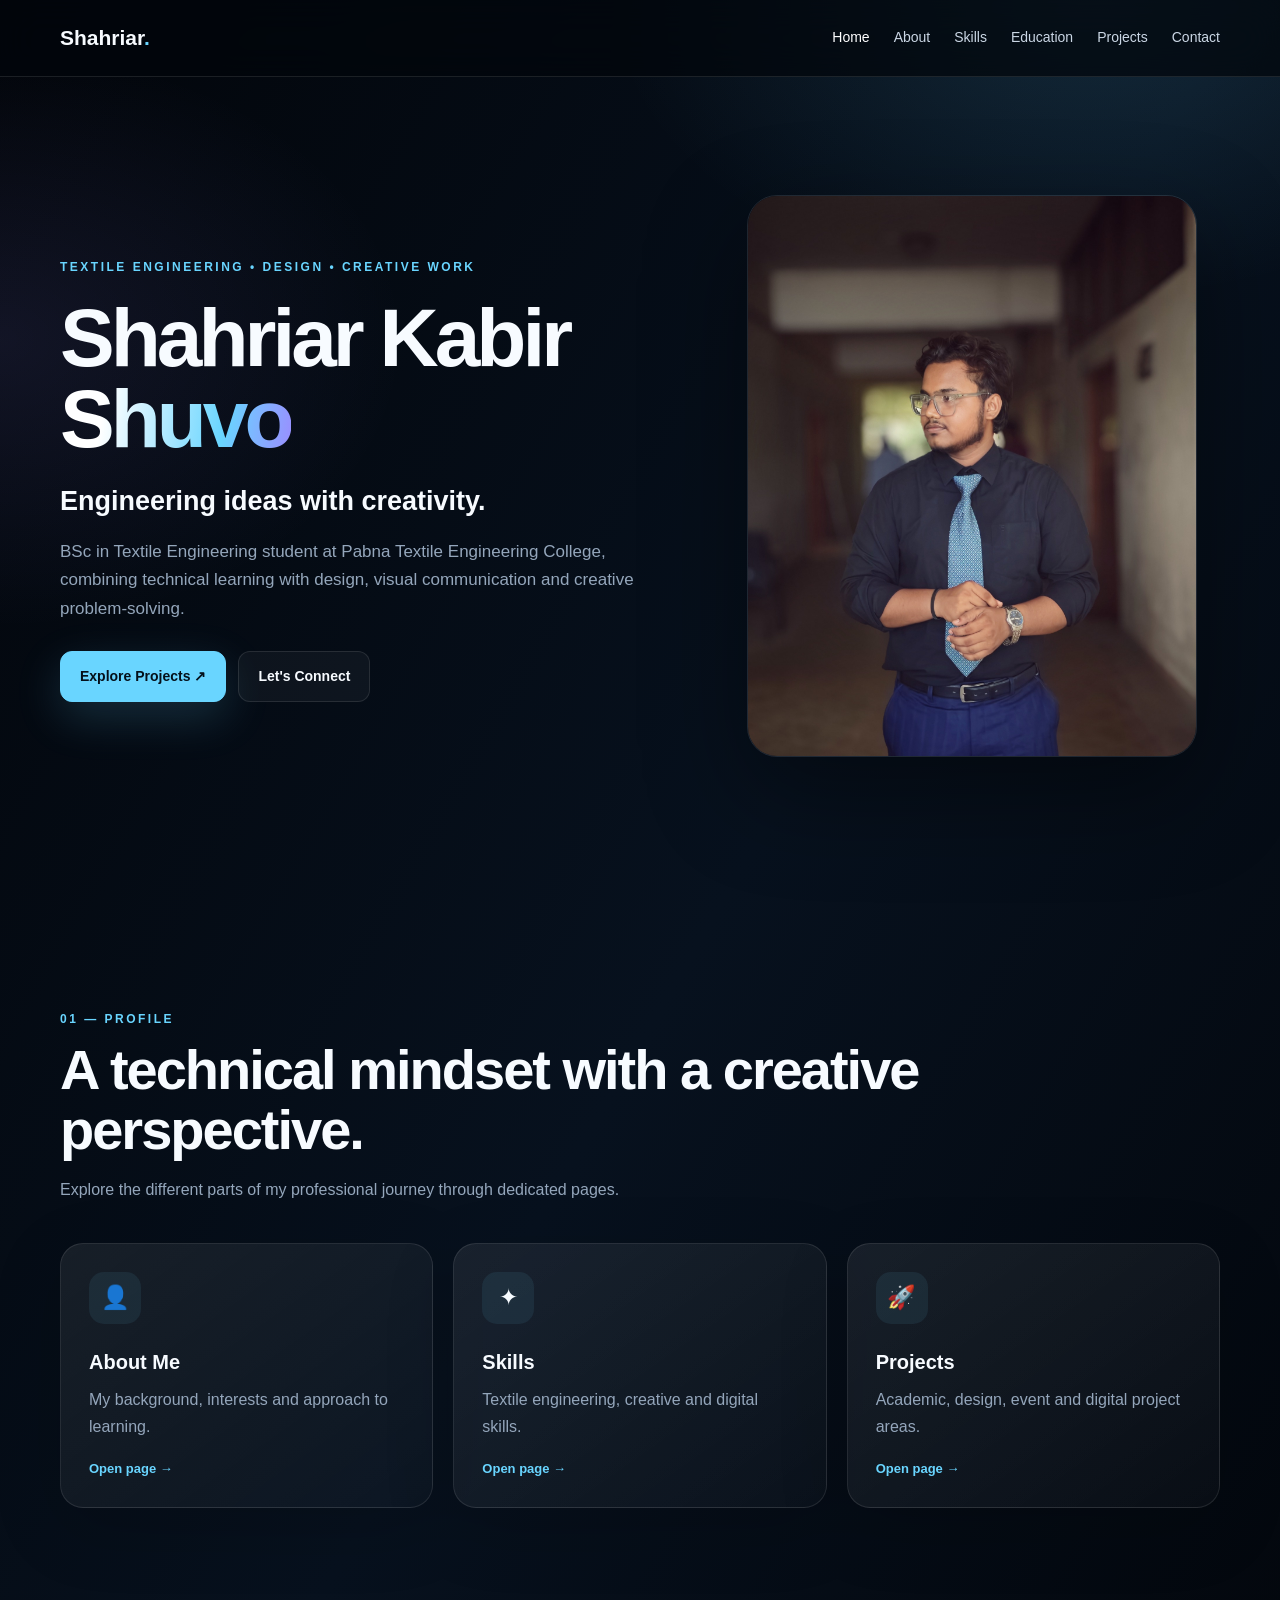
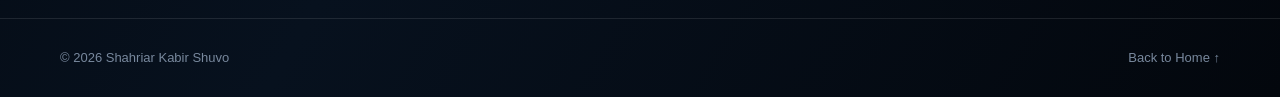
<file: index.html>
<!doctype html><html lang="en"><head><meta charset="utf-8"><meta name="viewport" content="width=device-width,initial-scale=1"><meta name="description" content="Shahriar Kabir Shuvo — Textile Engineering & Creative Portfolio"><title>Home | Shahriar Kabir Shuvo</title><link rel="stylesheet" href="assets/style.css"></head><body>
<header class="nav"><div class="container navin"><a class="brand" href="index.html">Shahriar<span>.</span></a><button class="menu" onclick="document.querySelector('.links').classList.toggle('open')">☰</button><nav class="links"><a class="active" href="index.html">Home</a><a class="" href="about.html">About</a><a class="" href="skills.html">Skills</a><a class="" href="education.html">Education</a><a class="" href="projects.html">Projects</a><a class="" href="contact.html">Contact</a></nav></div></header>
<main><section class="hero"><div class="container grid2"><div><div class="eyebrow">Textile Engineering • Design • Creative Work</div><h1>Shahriar Kabir <span class="grad">Shuvo</span></h1><h2 style="font-size:27px;margin-bottom:15px">Engineering ideas with creativity.</h2><p class="lead">BSc in Textile Engineering student at Pabna Textile Engineering College, combining technical learning with design, visual communication and creative problem-solving.</p><div class="actions"><a class="btn primary" href="projects.html">Explore Projects ↗</a><a class="btn secondary" href="contact.html">Let's Connect</a></div></div><div class="portrait"><img src="profile.jpg" alt="Shahriar Kabir Shuvo"></div></div></section>
<section class="section"><div class="container"><div class="eyebrow">01 — Profile</div><h2 class="title">A technical mindset with a creative perspective.</h2><p class="sub">Explore the different parts of my professional journey through dedicated pages.</p><div class="cards"><a class="card" href="about.html"><div class="icon">👤</div><h3>About Me</h3><p class="muted">My background, interests and approach to learning.</p><div class="more">Open page →</div></a><a class="card" href="skills.html"><div class="icon">✦</div><h3>Skills</h3><p class="muted">Textile engineering, creative and digital skills.</p><div class="more">Open page →</div></a><a class="card" href="projects.html"><div class="icon">🚀</div><h3>Projects</h3><p class="muted">Academic, design, event and digital project areas.</p><div class="more">Open page →</div></a></div></div></section></main><footer class="footer"><div class="container footin"><span>© 2026 Shahriar Kabir Shuvo</span><a href="index.html">Back to Home ↑</a></div></footer>
<script>window.addEventListener('scroll',()=>document.documentElement.style.setProperty('--scroll',((scrollY/(document.body.scrollHeight-innerHeight))*100)+'%'));</script></body></html>
</file>
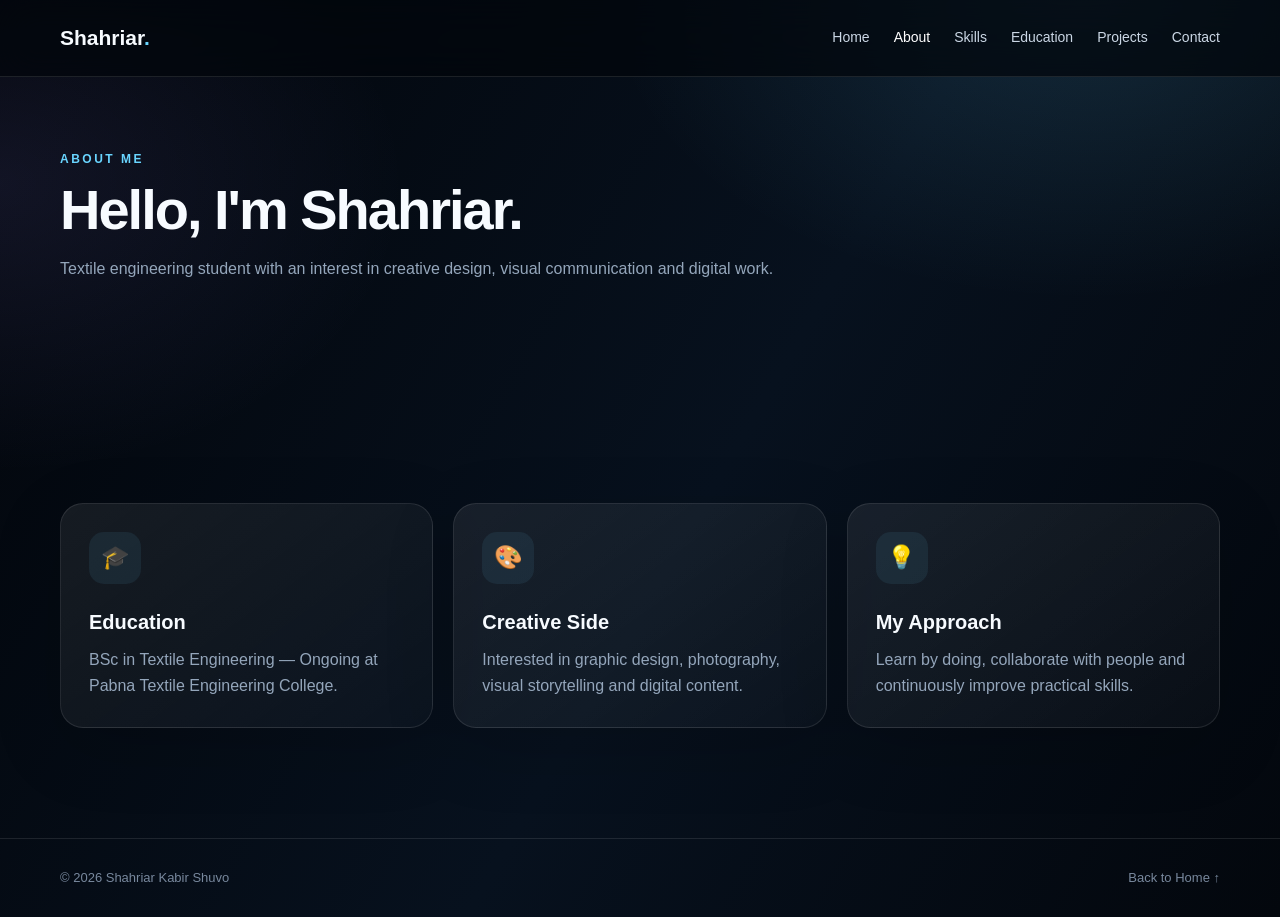
<file: about.html>
<!doctype html><html lang="en"><head><meta charset="utf-8"><meta name="viewport" content="width=device-width,initial-scale=1"><meta name="description" content="Shahriar Kabir Shuvo — Textile Engineering & Creative Portfolio"><title>About | Shahriar Kabir Shuvo</title><link rel="stylesheet" href="assets/style.css"></head><body>
<header class="nav"><div class="container navin"><a class="brand" href="index.html">Shahriar<span>.</span></a><button class="menu" onclick="document.querySelector('.links').classList.toggle('open')">☰</button><nav class="links"><a class="" href="index.html">Home</a><a class="active" href="about.html">About</a><a class="" href="skills.html">Skills</a><a class="" href="education.html">Education</a><a class="" href="projects.html">Projects</a><a class="" href="contact.html">Contact</a></nav></div></header>
<main><section class="pagehero"><div class="container"><div class="eyebrow">About Me</div><h1 class="title">Hello, I'm Shahriar.</h1><p class="sub">Textile engineering student with an interest in creative design, visual communication and digital work.</p></div></section><section class="section"><div class="container"><div class="cards"><article class="card"><div class="icon">🎓</div><h3>Education</h3><p class="muted">BSc in Textile Engineering — Ongoing at Pabna Textile Engineering College.</p></article><article class="card"><div class="icon">🎨</div><h3>Creative Side</h3><p class="muted">Interested in graphic design, photography, visual storytelling and digital content.</p></article><article class="card"><div class="icon">💡</div><h3>My Approach</h3><p class="muted">Learn by doing, collaborate with people and continuously improve practical skills.</p></article></div></div></section></main><footer class="footer"><div class="container footin"><span>© 2026 Shahriar Kabir Shuvo</span><a href="index.html">Back to Home ↑</a></div></footer>
<script>window.addEventListener('scroll',()=>document.documentElement.style.setProperty('--scroll',((scrollY/(document.body.scrollHeight-innerHeight))*100)+'%'));</script></body></html>
</file>
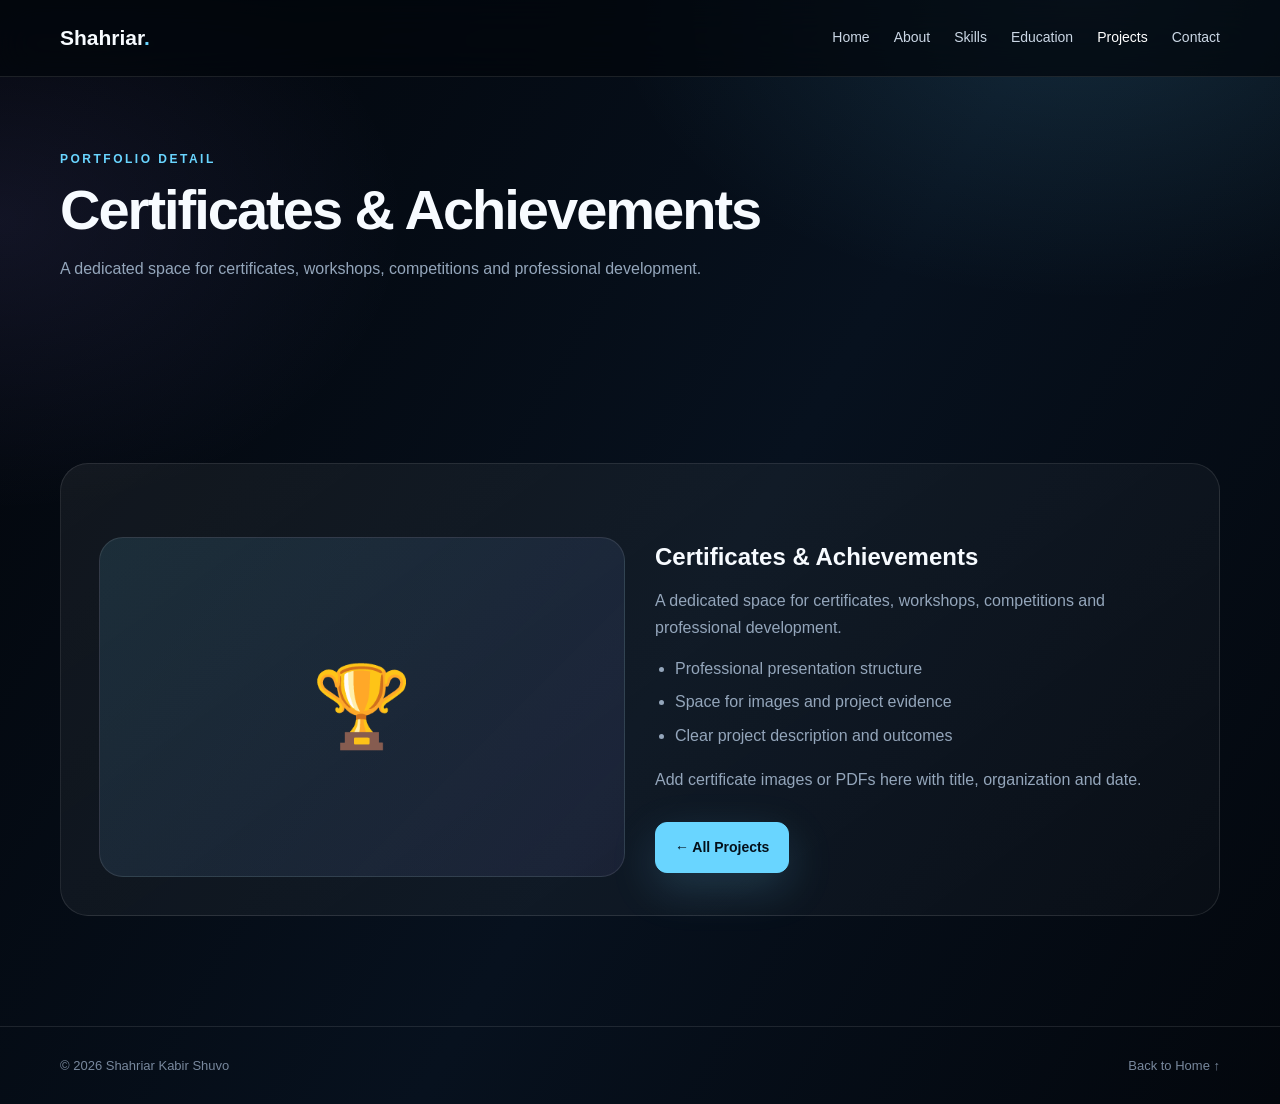
<file: certificates.html>
<!doctype html><html lang="en"><head><meta charset="utf-8"><meta name="viewport" content="width=device-width,initial-scale=1"><meta name="description" content="Shahriar Kabir Shuvo — Textile Engineering & Creative Portfolio"><title>Certificates & Achievements | Shahriar Kabir Shuvo</title><link rel="stylesheet" href="assets/style.css"></head><body>
<header class="nav"><div class="container navin"><a class="brand" href="index.html">Shahriar<span>.</span></a><button class="menu" onclick="document.querySelector('.links').classList.toggle('open')">☰</button><nav class="links"><a class="" href="index.html">Home</a><a class="" href="about.html">About</a><a class="" href="skills.html">Skills</a><a class="" href="education.html">Education</a><a class="active" href="projects.html">Projects</a><a class="" href="contact.html">Contact</a></nav></div></header>
<main><section class="pagehero"><div class="container"><div class="eyebrow">Portfolio Detail</div><h1 class="title">Certificates & Achievements</h1><p class="sub">A dedicated space for certificates, workshops, competitions and professional development.</p></div></section><section class="section"><div class="container pagebox"><div class="project-detail"><div class="project-visual">🏆</div><div><h2>Certificates & Achievements</h2><p class="muted" style="margin-top:12px">A dedicated space for certificates, workshops, competitions and professional development.</p><ul class="list"><li>Professional presentation structure</li><li>Space for images and project evidence</li><li>Clear project description and outcomes</li></ul><p class="muted" style="margin-top:18px">Add certificate images or PDFs here with title, organization and date.</p><div class="actions"><a class="btn primary" href="projects.html">← All Projects</a></div></div></div></div></section></main><footer class="footer"><div class="container footin"><span>© 2026 Shahriar Kabir Shuvo</span><a href="index.html">Back to Home ↑</a></div></footer>
<script>window.addEventListener('scroll',()=>document.documentElement.style.setProperty('--scroll',((scrollY/(document.body.scrollHeight-innerHeight))*100)+'%'));</script></body></html>
</file>
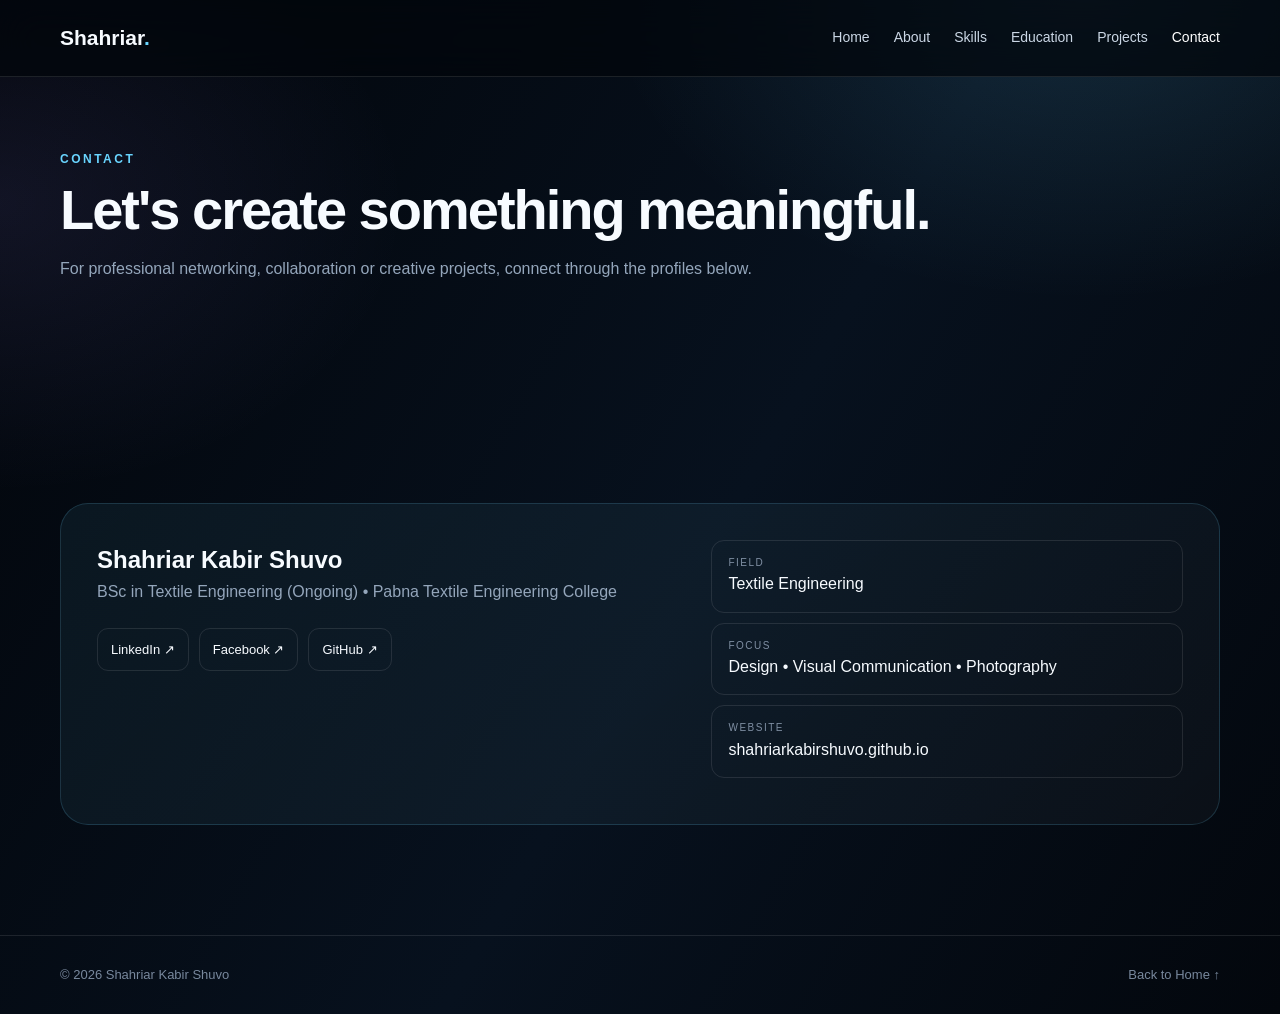
<file: contact.html>
<!doctype html><html lang="en"><head><meta charset="utf-8"><meta name="viewport" content="width=device-width,initial-scale=1"><meta name="description" content="Shahriar Kabir Shuvo — Textile Engineering & Creative Portfolio"><title>Contact | Shahriar Kabir Shuvo</title><link rel="stylesheet" href="assets/style.css"></head><body>
<header class="nav"><div class="container navin"><a class="brand" href="index.html">Shahriar<span>.</span></a><button class="menu" onclick="document.querySelector('.links').classList.toggle('open')">☰</button><nav class="links"><a class="" href="index.html">Home</a><a class="" href="about.html">About</a><a class="" href="skills.html">Skills</a><a class="" href="education.html">Education</a><a class="" href="projects.html">Projects</a><a class="active" href="contact.html">Contact</a></nav></div></header>
<main><section class="pagehero"><div class="container"><div class="eyebrow">Contact</div><h1 class="title">Let's create something meaningful.</h1><p class="sub">For professional networking, collaboration or creative projects, connect through the profiles below.</p></div></section><section class="section"><div class="container"><div class="contact"><div><h2>Shahriar Kabir Shuvo</h2><p class="muted">BSc in Textile Engineering (Ongoing) • Pabna Textile Engineering College</p><div class="socials"><a class="social" href="https://www.linkedin.com/" target="_blank">LinkedIn ↗</a><a class="social" href="https://www.facebook.com/" target="_blank">Facebook ↗</a><a class="social" href="https://github.com/shahriarkabirshuvo" target="_blank">GitHub ↗</a></div></div><div><div class="contactrow"><small>Field</small>Textile Engineering</div><div class="contactrow"><small>Focus</small>Design • Visual Communication • Photography</div><div class="contactrow"><small>Website</small>shahriarkabirshuvo.github.io</div></div></div></div></section></main><footer class="footer"><div class="container footin"><span>© 2026 Shahriar Kabir Shuvo</span><a href="index.html">Back to Home ↑</a></div></footer>
<script>window.addEventListener('scroll',()=>document.documentElement.style.setProperty('--scroll',((scrollY/(document.body.scrollHeight-innerHeight))*100)+'%'));</script></body></html>
</file>
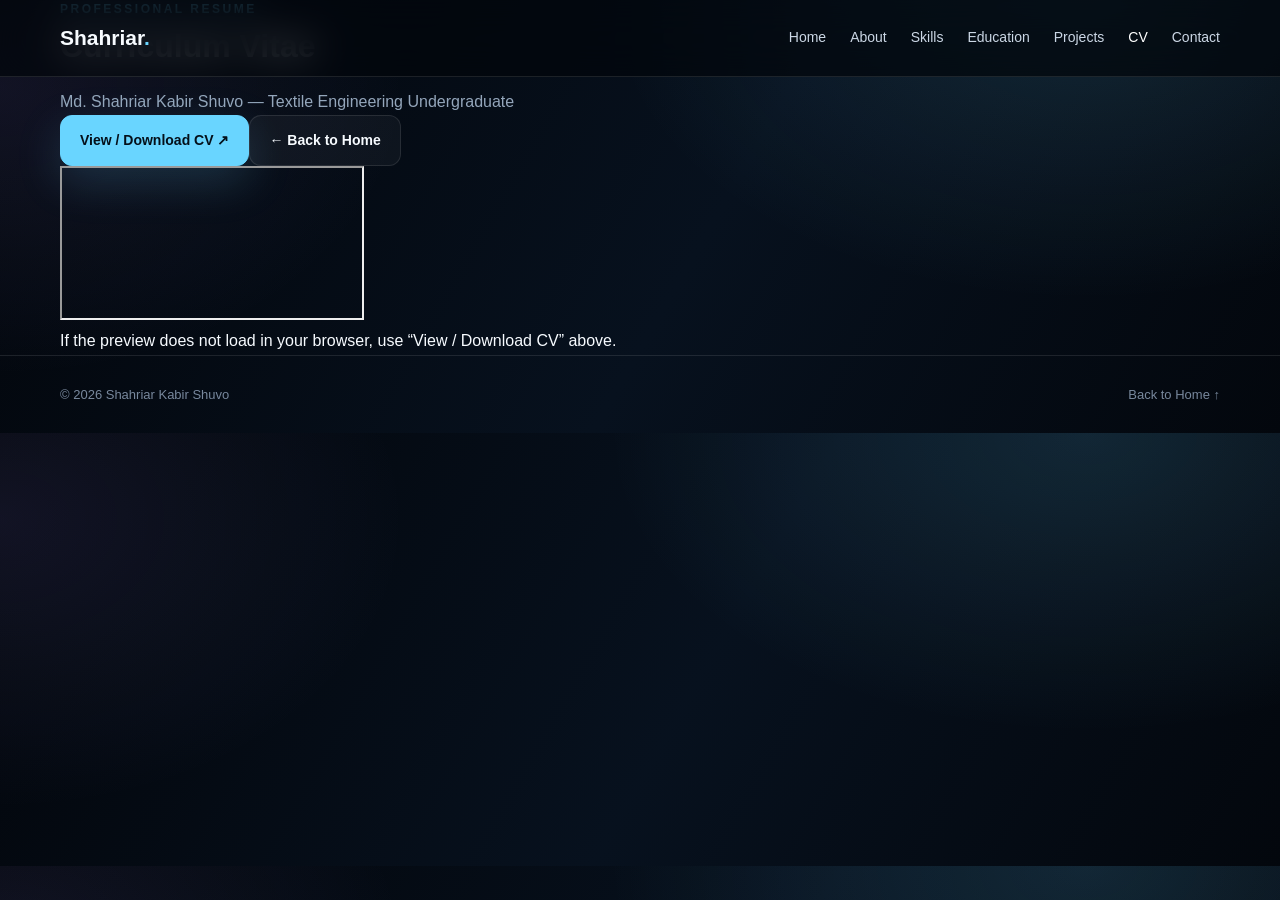
<file: cv.html>
<!doctype html><html lang="en"><head><meta charset="utf-8"><meta name="viewport" content="width=device-width,initial-scale=1"><meta name="description" content="CV of Md. Shahriar Kabir Shuvo"><title>CV | Shahriar Kabir Shuvo</title><link rel="stylesheet" href="assets/style.css"></head><body>
<header class="nav"><div class="container navin"><a class="brand" href="index.html">Shahriar<span>.</span></a><button class="menu" onclick="document.querySelector('.links').classList.toggle('open')">☰</button><nav class="links"><a href="index.html">Home</a><a href="about.html">About</a><a href="skills.html">Skills</a><a href="education.html">Education</a><a href="projects.html">Projects</a><a class="active" href="cv.html">CV</a><a href="contact.html">Contact</a></nav></div></header>
<main class="page"><div class="container content"><div class="eyebrow">Professional Resume</div><h1>Curriculum Vitae</h1><p class="sub">Md. Shahriar Kabir Shuvo — Textile Engineering Undergraduate</p><div class="cv-actions"><a class="btn primary" href="Shahriar_Kabir_Shuvo_CV.pdf" target="_blank">View / Download CV ↗</a><a class="btn secondary" href="index.html">← Back to Home</a></div><div class="sectionbox"><iframe class="cv-frame" src="Shahriar_Kabir_Shuvo_CV.pdf" title="Md. Shahriar Kabir Shuvo CV"></iframe><p class="small">If the preview does not load in your browser, use “View / Download CV” above.</p></div></div></main><footer class="footer"><div class="container footin"><span>© 2026 Shahriar Kabir Shuvo</span><a href="index.html">Back to Home ↑</a></div></footer></body></html>
</file>
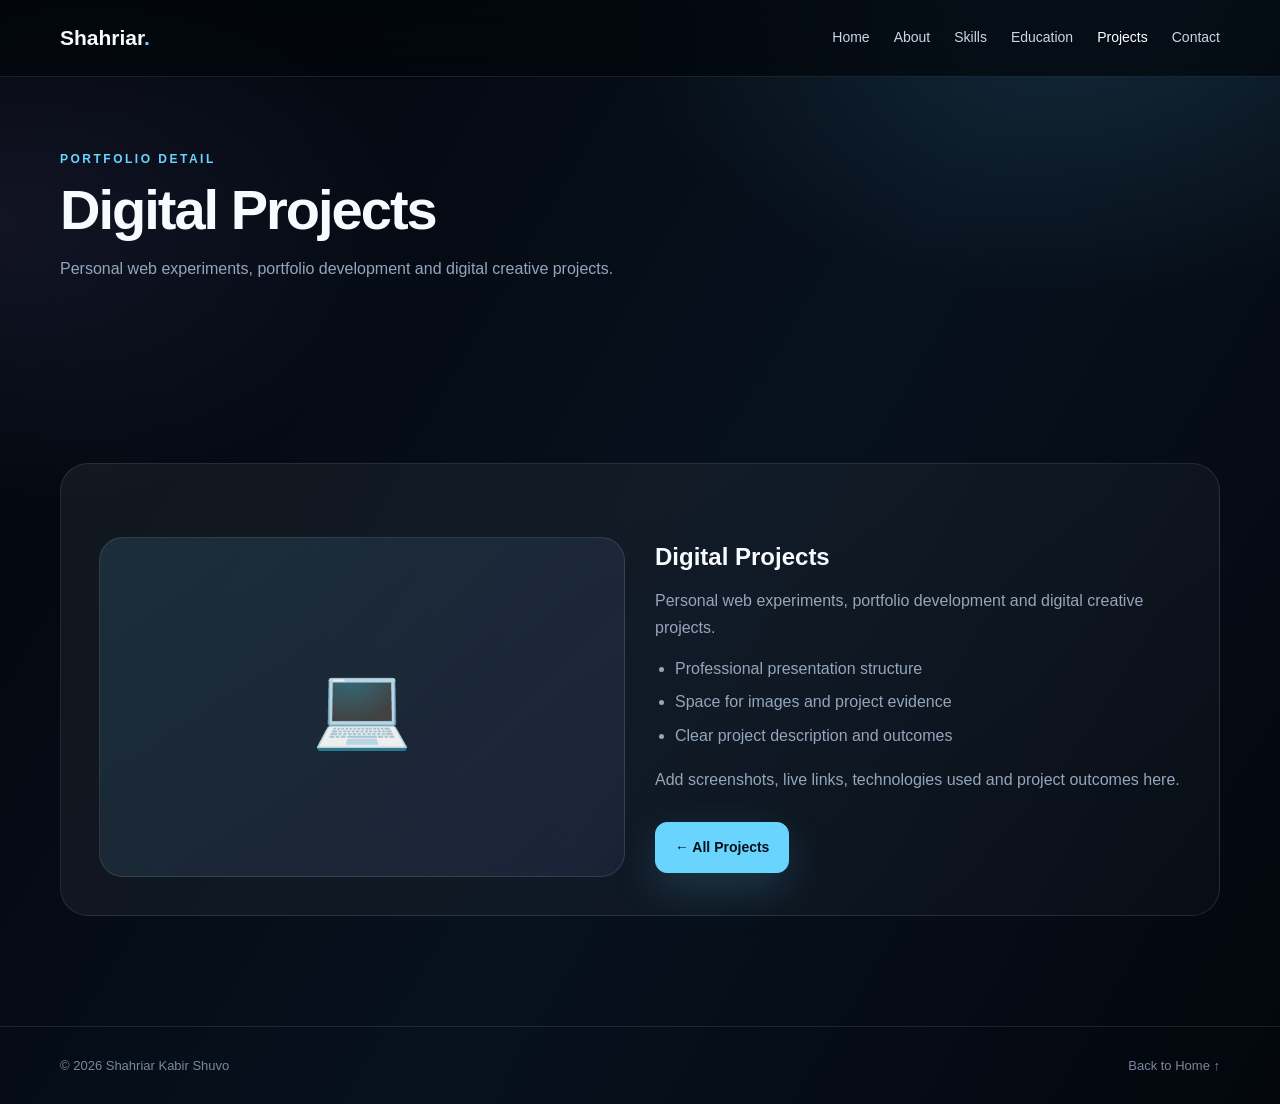
<file: digital-projects.html>
<!doctype html><html lang="en"><head><meta charset="utf-8"><meta name="viewport" content="width=device-width,initial-scale=1"><meta name="description" content="Shahriar Kabir Shuvo — Textile Engineering & Creative Portfolio"><title>Digital Projects | Shahriar Kabir Shuvo</title><link rel="stylesheet" href="assets/style.css"></head><body>
<header class="nav"><div class="container navin"><a class="brand" href="index.html">Shahriar<span>.</span></a><button class="menu" onclick="document.querySelector('.links').classList.toggle('open')">☰</button><nav class="links"><a class="" href="index.html">Home</a><a class="" href="about.html">About</a><a class="" href="skills.html">Skills</a><a class="" href="education.html">Education</a><a class="active" href="projects.html">Projects</a><a class="" href="contact.html">Contact</a></nav></div></header>
<main><section class="pagehero"><div class="container"><div class="eyebrow">Portfolio Detail</div><h1 class="title">Digital Projects</h1><p class="sub">Personal web experiments, portfolio development and digital creative projects.</p></div></section><section class="section"><div class="container pagebox"><div class="project-detail"><div class="project-visual">💻</div><div><h2>Digital Projects</h2><p class="muted" style="margin-top:12px">Personal web experiments, portfolio development and digital creative projects.</p><ul class="list"><li>Professional presentation structure</li><li>Space for images and project evidence</li><li>Clear project description and outcomes</li></ul><p class="muted" style="margin-top:18px">Add screenshots, live links, technologies used and project outcomes here.</p><div class="actions"><a class="btn primary" href="projects.html">← All Projects</a></div></div></div></div></section></main><footer class="footer"><div class="container footin"><span>© 2026 Shahriar Kabir Shuvo</span><a href="index.html">Back to Home ↑</a></div></footer>
<script>window.addEventListener('scroll',()=>document.documentElement.style.setProperty('--scroll',((scrollY/(document.body.scrollHeight-innerHeight))*100)+'%'));</script></body></html>
</file>
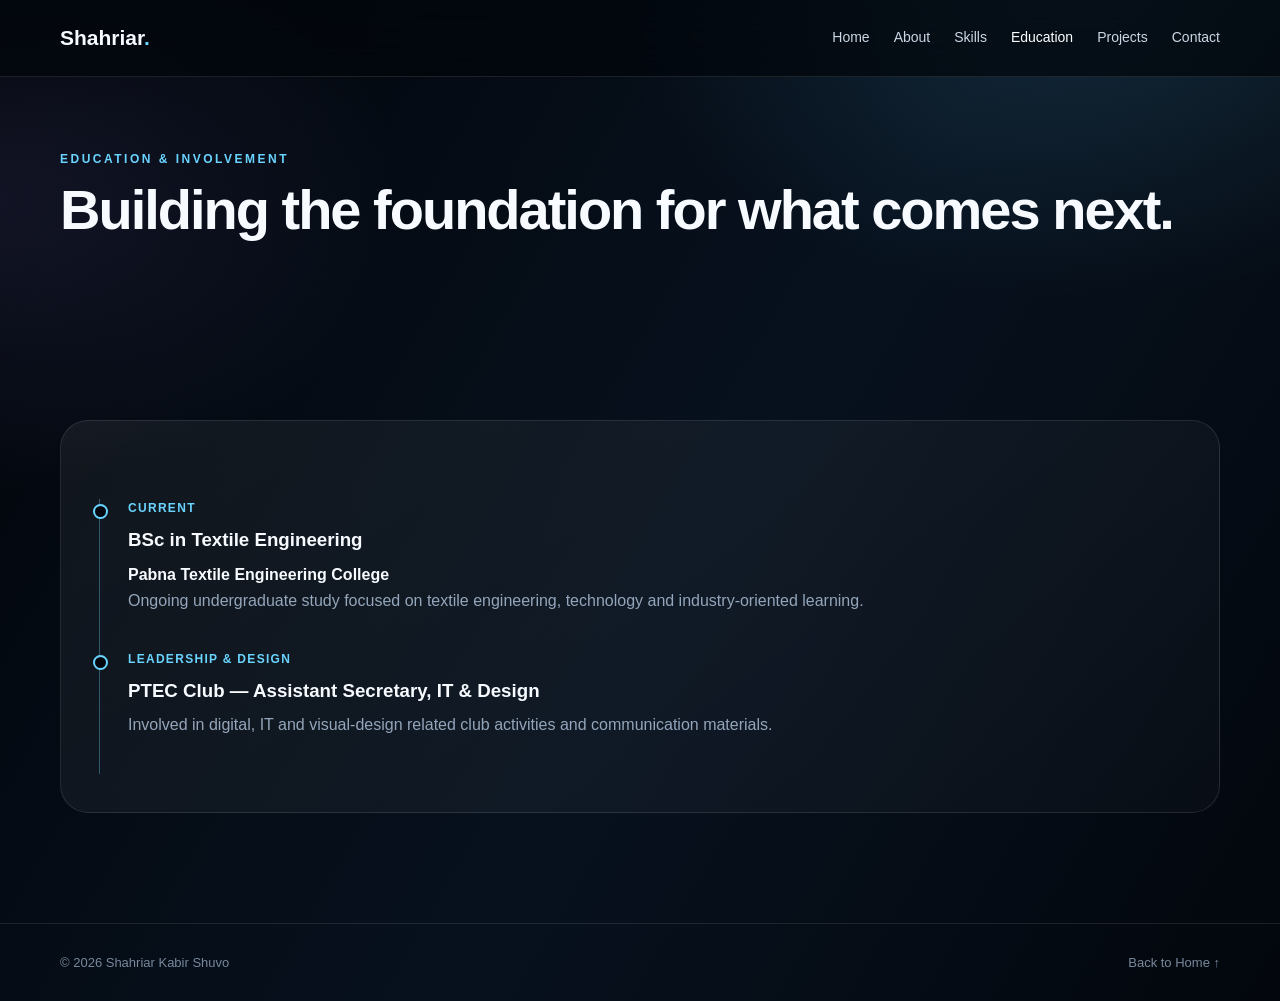
<file: education.html>
<!doctype html><html lang="en"><head><meta charset="utf-8"><meta name="viewport" content="width=device-width,initial-scale=1"><meta name="description" content="Shahriar Kabir Shuvo — Textile Engineering & Creative Portfolio"><title>Education | Shahriar Kabir Shuvo</title><link rel="stylesheet" href="assets/style.css"></head><body>
<header class="nav"><div class="container navin"><a class="brand" href="index.html">Shahriar<span>.</span></a><button class="menu" onclick="document.querySelector('.links').classList.toggle('open')">☰</button><nav class="links"><a class="" href="index.html">Home</a><a class="" href="about.html">About</a><a class="" href="skills.html">Skills</a><a class="active" href="education.html">Education</a><a class="" href="projects.html">Projects</a><a class="" href="contact.html">Contact</a></nav></div></header>
<main><section class="pagehero"><div class="container"><div class="eyebrow">Education & Involvement</div><h1 class="title">Building the foundation for what comes next.</h1></div></section><section class="section"><div class="container pagebox"><div class="timeline"><div class="item"><div class="date">Current</div><h3>BSc in Textile Engineering</h3><p><strong>Pabna Textile Engineering College</strong></p><p class="muted">Ongoing undergraduate study focused on textile engineering, technology and industry-oriented learning.</p></div><div class="item"><div class="date">Leadership & Design</div><h3>PTEC Club — Assistant Secretary, IT & Design</h3><p class="muted">Involved in digital, IT and visual-design related club activities and communication materials.</p></div></div></div></section></main><footer class="footer"><div class="container footin"><span>© 2026 Shahriar Kabir Shuvo</span><a href="index.html">Back to Home ↑</a></div></footer>
<script>window.addEventListener('scroll',()=>document.documentElement.style.setProperty('--scroll',((scrollY/(document.body.scrollHeight-innerHeight))*100)+'%'));</script></body></html>
</file>
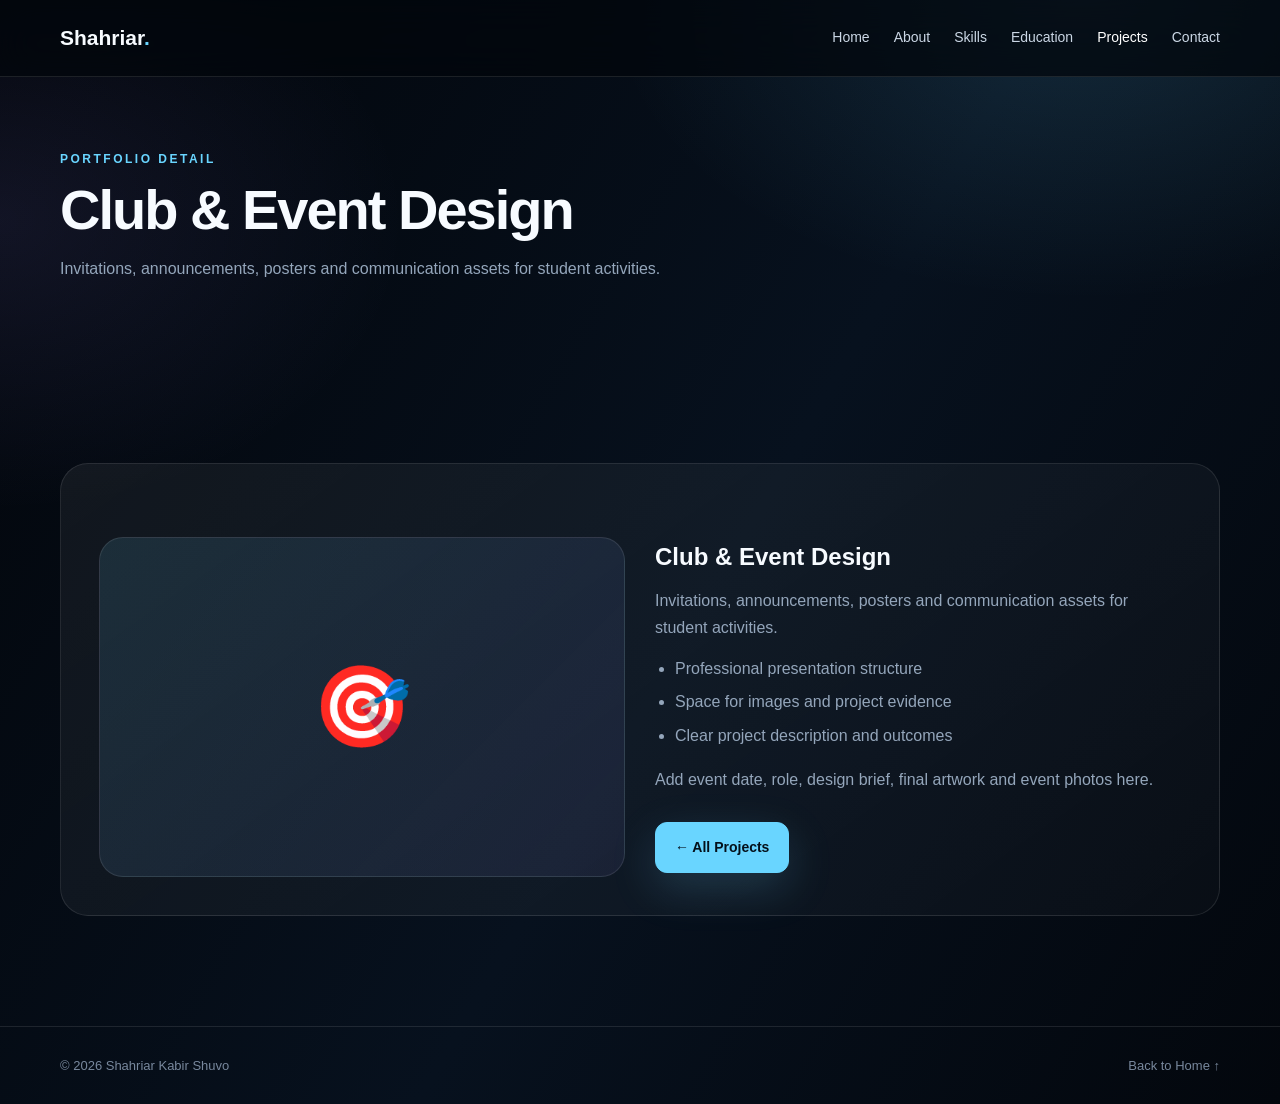
<file: event-design.html>
<!doctype html><html lang="en"><head><meta charset="utf-8"><meta name="viewport" content="width=device-width,initial-scale=1"><meta name="description" content="Shahriar Kabir Shuvo — Textile Engineering & Creative Portfolio"><title>Club & Event Design | Shahriar Kabir Shuvo</title><link rel="stylesheet" href="assets/style.css"></head><body>
<header class="nav"><div class="container navin"><a class="brand" href="index.html">Shahriar<span>.</span></a><button class="menu" onclick="document.querySelector('.links').classList.toggle('open')">☰</button><nav class="links"><a class="" href="index.html">Home</a><a class="" href="about.html">About</a><a class="" href="skills.html">Skills</a><a class="" href="education.html">Education</a><a class="active" href="projects.html">Projects</a><a class="" href="contact.html">Contact</a></nav></div></header>
<main><section class="pagehero"><div class="container"><div class="eyebrow">Portfolio Detail</div><h1 class="title">Club & Event Design</h1><p class="sub">Invitations, announcements, posters and communication assets for student activities.</p></div></section><section class="section"><div class="container pagebox"><div class="project-detail"><div class="project-visual">🎯</div><div><h2>Club & Event Design</h2><p class="muted" style="margin-top:12px">Invitations, announcements, posters and communication assets for student activities.</p><ul class="list"><li>Professional presentation structure</li><li>Space for images and project evidence</li><li>Clear project description and outcomes</li></ul><p class="muted" style="margin-top:18px">Add event date, role, design brief, final artwork and event photos here.</p><div class="actions"><a class="btn primary" href="projects.html">← All Projects</a></div></div></div></div></section></main><footer class="footer"><div class="container footin"><span>© 2026 Shahriar Kabir Shuvo</span><a href="index.html">Back to Home ↑</a></div></footer>
<script>window.addEventListener('scroll',()=>document.documentElement.style.setProperty('--scroll',((scrollY/(document.body.scrollHeight-innerHeight))*100)+'%'));</script></body></html>
</file>
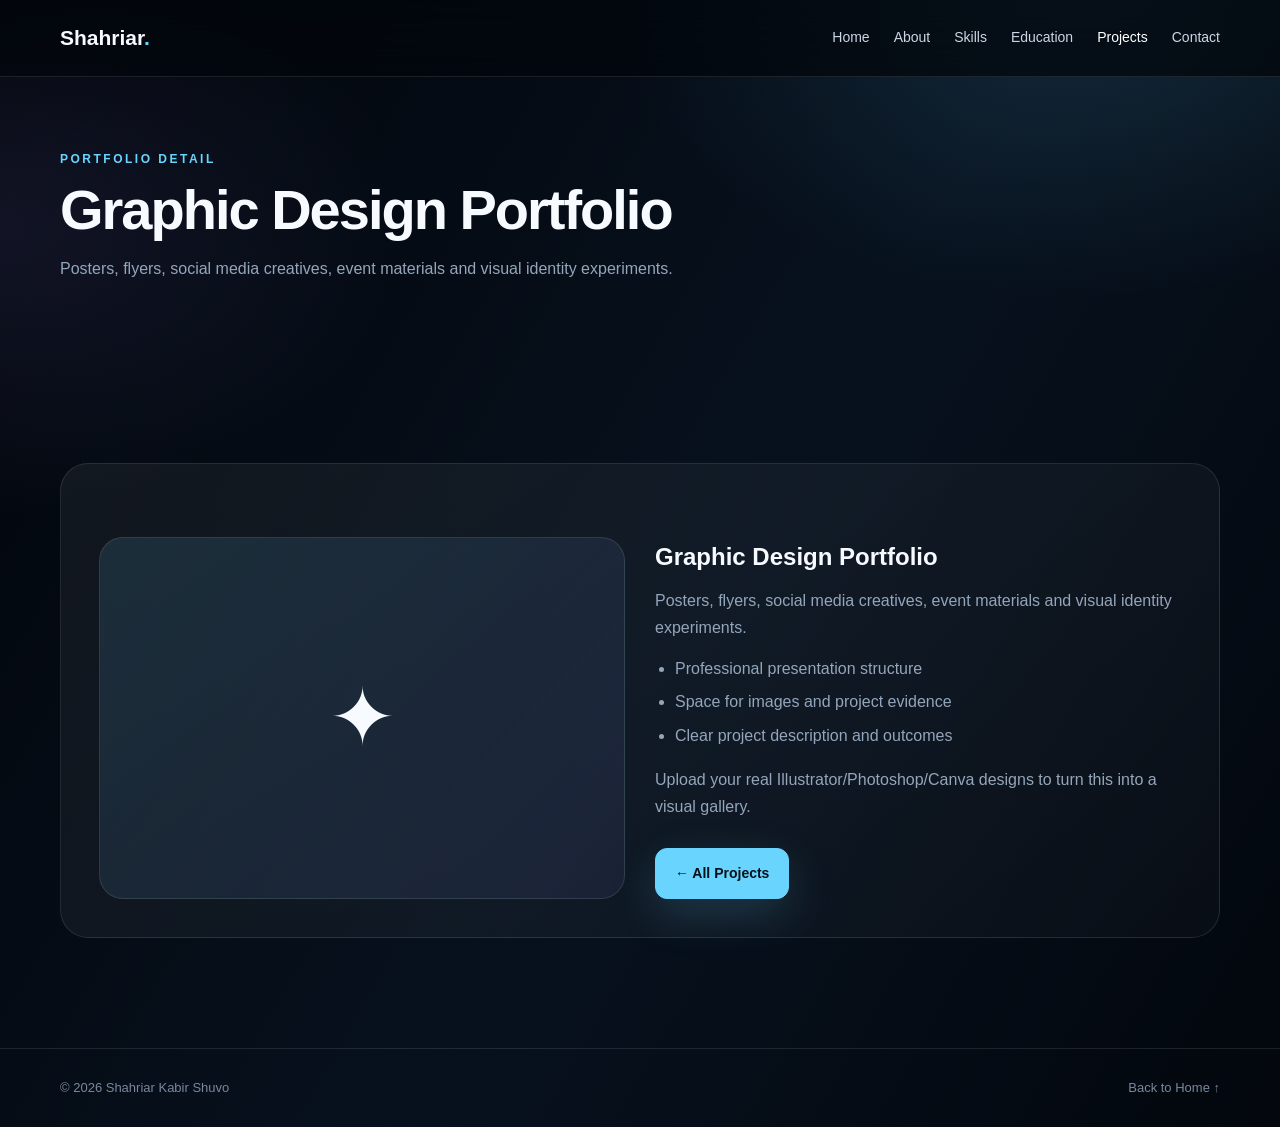
<file: graphic-design.html>
<!doctype html><html lang="en"><head><meta charset="utf-8"><meta name="viewport" content="width=device-width,initial-scale=1"><meta name="description" content="Shahriar Kabir Shuvo — Textile Engineering & Creative Portfolio"><title>Graphic Design Portfolio | Shahriar Kabir Shuvo</title><link rel="stylesheet" href="assets/style.css"></head><body>
<header class="nav"><div class="container navin"><a class="brand" href="index.html">Shahriar<span>.</span></a><button class="menu" onclick="document.querySelector('.links').classList.toggle('open')">☰</button><nav class="links"><a class="" href="index.html">Home</a><a class="" href="about.html">About</a><a class="" href="skills.html">Skills</a><a class="" href="education.html">Education</a><a class="active" href="projects.html">Projects</a><a class="" href="contact.html">Contact</a></nav></div></header>
<main><section class="pagehero"><div class="container"><div class="eyebrow">Portfolio Detail</div><h1 class="title">Graphic Design Portfolio</h1><p class="sub">Posters, flyers, social media creatives, event materials and visual identity experiments.</p></div></section><section class="section"><div class="container pagebox"><div class="project-detail"><div class="project-visual">✦</div><div><h2>Graphic Design Portfolio</h2><p class="muted" style="margin-top:12px">Posters, flyers, social media creatives, event materials and visual identity experiments.</p><ul class="list"><li>Professional presentation structure</li><li>Space for images and project evidence</li><li>Clear project description and outcomes</li></ul><p class="muted" style="margin-top:18px">Upload your real Illustrator/Photoshop/Canva designs to turn this into a visual gallery.</p><div class="actions"><a class="btn primary" href="projects.html">← All Projects</a></div></div></div></div></section></main><footer class="footer"><div class="container footin"><span>© 2026 Shahriar Kabir Shuvo</span><a href="index.html">Back to Home ↑</a></div></footer>
<script>window.addEventListener('scroll',()=>document.documentElement.style.setProperty('--scroll',((scrollY/(document.body.scrollHeight-innerHeight))*100)+'%'));</script></body></html>
</file>
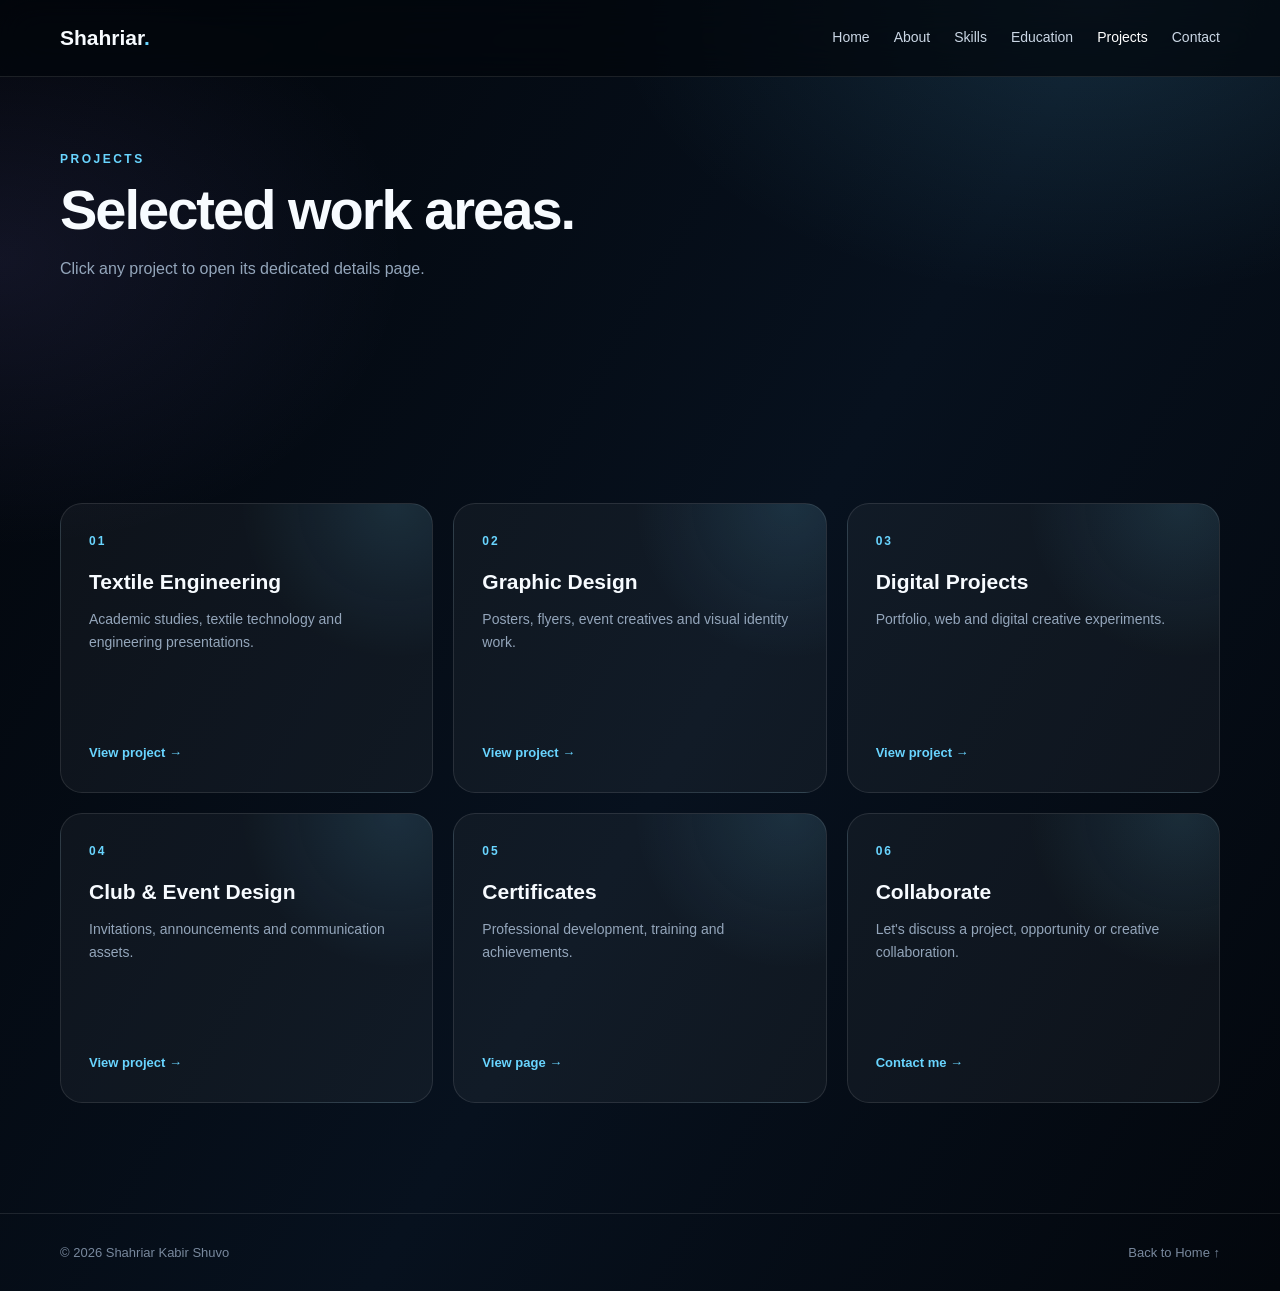
<file: projects.html>
<!doctype html><html lang="en"><head><meta charset="utf-8"><meta name="viewport" content="width=device-width,initial-scale=1"><meta name="description" content="Shahriar Kabir Shuvo — Textile Engineering & Creative Portfolio"><title>Projects | Shahriar Kabir Shuvo</title><link rel="stylesheet" href="assets/style.css"></head><body>
<header class="nav"><div class="container navin"><a class="brand" href="index.html">Shahriar<span>.</span></a><button class="menu" onclick="document.querySelector('.links').classList.toggle('open')">☰</button><nav class="links"><a class="" href="index.html">Home</a><a class="" href="about.html">About</a><a class="" href="skills.html">Skills</a><a class="" href="education.html">Education</a><a class="active" href="projects.html">Projects</a><a class="" href="contact.html">Contact</a></nav></div></header>
<main><section class="pagehero"><div class="container"><div class="eyebrow">Projects</div><h1 class="title">Selected work areas.</h1><p class="sub">Click any project to open its dedicated details page.</p></div></section><section class="section"><div class="container"><div class="project-grid"><a class="project" href="textile-projects.html"><div><div class="num">01</div><h3>Textile Engineering</h3><p>Academic studies, textile technology and engineering presentations.</p></div><div class="more">View project →</div></a><a class="project" href="graphic-design.html"><div><div class="num">02</div><h3>Graphic Design</h3><p>Posters, flyers, event creatives and visual identity work.</p></div><div class="more">View project →</div></a><a class="project" href="digital-projects.html"><div><div class="num">03</div><h3>Digital Projects</h3><p>Portfolio, web and digital creative experiments.</p></div><div class="more">View project →</div></a><a class="project" href="event-design.html"><div><div class="num">04</div><h3>Club & Event Design</h3><p>Invitations, announcements and communication assets.</p></div><div class="more">View project →</div></a><a class="project" href="certificates.html"><div><div class="num">05</div><h3>Certificates</h3><p>Professional development, training and achievements.</p></div><div class="more">View page →</div></a><a class="project" href="contact.html"><div><div class="num">06</div><h3>Collaborate</h3><p>Let's discuss a project, opportunity or creative collaboration.</p></div><div class="more">Contact me →</div></a></div></div></section></main><footer class="footer"><div class="container footin"><span>© 2026 Shahriar Kabir Shuvo</span><a href="index.html">Back to Home ↑</a></div></footer>
<script>window.addEventListener('scroll',()=>document.documentElement.style.setProperty('--scroll',((scrollY/(document.body.scrollHeight-innerHeight))*100)+'%'));</script></body></html>
</file>
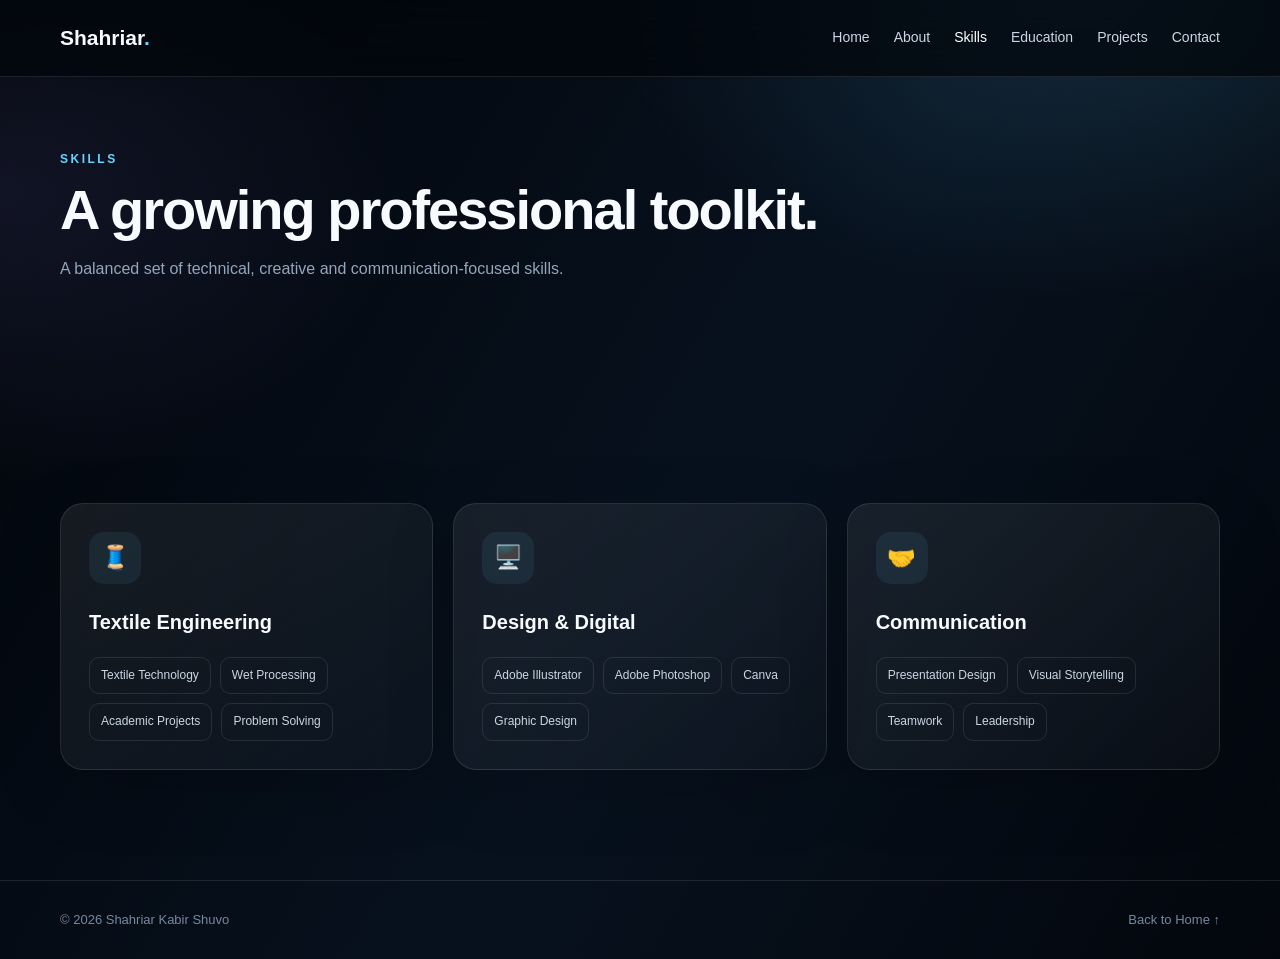
<file: skills.html>
<!doctype html><html lang="en"><head><meta charset="utf-8"><meta name="viewport" content="width=device-width,initial-scale=1"><meta name="description" content="Shahriar Kabir Shuvo — Textile Engineering & Creative Portfolio"><title>Skills | Shahriar Kabir Shuvo</title><link rel="stylesheet" href="assets/style.css"></head><body>
<header class="nav"><div class="container navin"><a class="brand" href="index.html">Shahriar<span>.</span></a><button class="menu" onclick="document.querySelector('.links').classList.toggle('open')">☰</button><nav class="links"><a class="" href="index.html">Home</a><a class="" href="about.html">About</a><a class="active" href="skills.html">Skills</a><a class="" href="education.html">Education</a><a class="" href="projects.html">Projects</a><a class="" href="contact.html">Contact</a></nav></div></header>
<main><section class="pagehero"><div class="container"><div class="eyebrow">Skills</div><h1 class="title">A growing professional toolkit.</h1><p class="sub">A balanced set of technical, creative and communication-focused skills.</p></div></section><section class="section"><div class="container"><div class="cards"><article class="card"><div class="icon">🧵</div><h3>Textile Engineering</h3><div class="tags"><span class="tag">Textile Technology</span><span class="tag">Wet Processing</span><span class="tag">Academic Projects</span><span class="tag">Problem Solving</span></div></article><article class="card"><div class="icon">🖥️</div><h3>Design & Digital</h3><div class="tags"><span class="tag">Adobe Illustrator</span><span class="tag">Adobe Photoshop</span><span class="tag">Canva</span><span class="tag">Graphic Design</span></div></article><article class="card"><div class="icon">🤝</div><h3>Communication</h3><div class="tags"><span class="tag">Presentation Design</span><span class="tag">Visual Storytelling</span><span class="tag">Teamwork</span><span class="tag">Leadership</span></div></article></div></div></section></main><footer class="footer"><div class="container footin"><span>© 2026 Shahriar Kabir Shuvo</span><a href="index.html">Back to Home ↑</a></div></footer>
<script>window.addEventListener('scroll',()=>document.documentElement.style.setProperty('--scroll',((scrollY/(document.body.scrollHeight-innerHeight))*100)+'%'));</script></body></html>
</file>
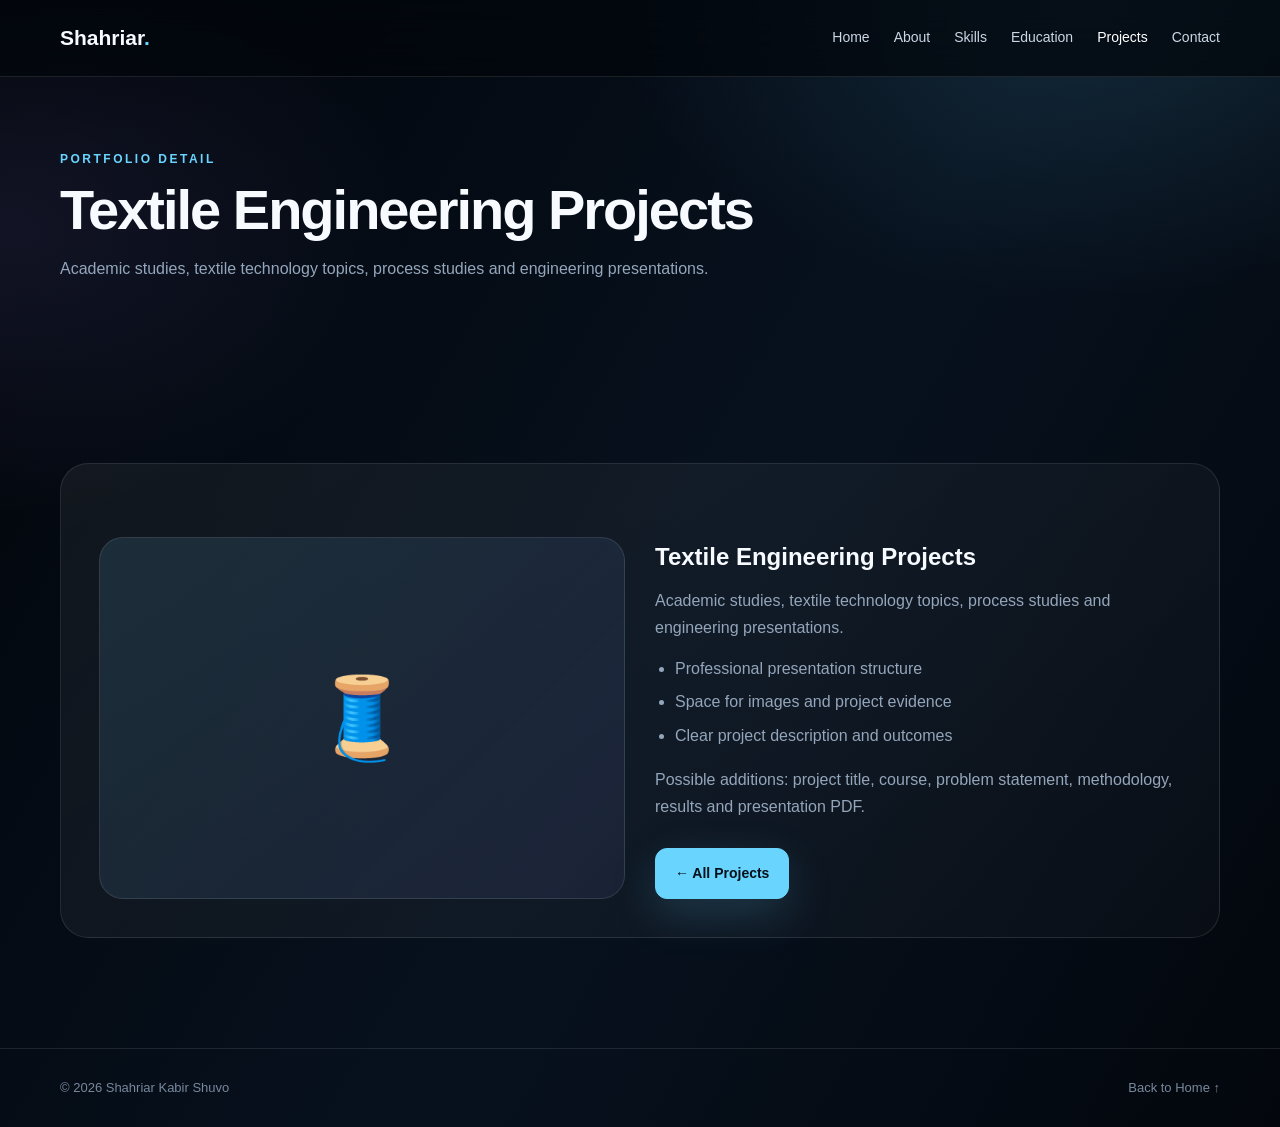
<file: textile-projects.html>
<!doctype html><html lang="en"><head><meta charset="utf-8"><meta name="viewport" content="width=device-width,initial-scale=1"><meta name="description" content="Shahriar Kabir Shuvo — Textile Engineering & Creative Portfolio"><title>Textile Engineering Projects | Shahriar Kabir Shuvo</title><link rel="stylesheet" href="assets/style.css"></head><body>
<header class="nav"><div class="container navin"><a class="brand" href="index.html">Shahriar<span>.</span></a><button class="menu" onclick="document.querySelector('.links').classList.toggle('open')">☰</button><nav class="links"><a class="" href="index.html">Home</a><a class="" href="about.html">About</a><a class="" href="skills.html">Skills</a><a class="" href="education.html">Education</a><a class="active" href="projects.html">Projects</a><a class="" href="contact.html">Contact</a></nav></div></header>
<main><section class="pagehero"><div class="container"><div class="eyebrow">Portfolio Detail</div><h1 class="title">Textile Engineering Projects</h1><p class="sub">Academic studies, textile technology topics, process studies and engineering presentations.</p></div></section><section class="section"><div class="container pagebox"><div class="project-detail"><div class="project-visual">🧵</div><div><h2>Textile Engineering Projects</h2><p class="muted" style="margin-top:12px">Academic studies, textile technology topics, process studies and engineering presentations.</p><ul class="list"><li>Professional presentation structure</li><li>Space for images and project evidence</li><li>Clear project description and outcomes</li></ul><p class="muted" style="margin-top:18px">Possible additions: project title, course, problem statement, methodology, results and presentation PDF.</p><div class="actions"><a class="btn primary" href="projects.html">← All Projects</a></div></div></div></div></section></main><footer class="footer"><div class="container footin"><span>© 2026 Shahriar Kabir Shuvo</span><a href="index.html">Back to Home ↑</a></div></footer>
<script>window.addEventListener('scroll',()=>document.documentElement.style.setProperty('--scroll',((scrollY/(document.body.scrollHeight-innerHeight))*100)+'%'));</script></body></html>
</file>
<file: assets/style.css>
:root{
  --bg:#03070d;
  --bg2:#07111e;
  --text:#f7fbff;
  --muted:#94a6bb;
  --cyan:#69d5ff;
  --violet:#9b8cff;
  --line:rgba(255,255,255,.10);
  --card:rgba(255,255,255,.055);
  --max:1160px
}

*{
  box-sizing:border-box;
  margin:0;
  padding:0
}

html{
  scroll-behavior:smooth
}

body{
  font-family:Arial,Helvetica,sans-serif;
  color:var(--text);
  background:
    radial-gradient(800px 500px at 85% 0%,rgba(105,213,255,.13),transparent 60%),
    radial-gradient(700px 500px at 0% 20%,rgba(155,140,255,.10),transparent 58%),
    linear-gradient(120deg,#02050a,#07111e 55%,#03070d);
  line-height:1.65
}

body:before{
  content:"";
  position:fixed;
  inset:0;
  pointer-events:none;
  opacity:.13;
  background-image:
    linear-gradient(rgba(255,255,255,.025) 1px,transparent 1px),
    linear-gradient(90deg,rgba(255,255,255,.025) 1px,transparent 1px);
  background-size:42px 42px;
  z-index:-1
}

a{
  text-decoration:none;
  color:inherit
}

.container{
  width:min(var(--max),92%);
  margin:auto
}

.nav{
  position:fixed;
  z-index:100;
  left:0;
  right:0;
  top:0;
  background:rgba(2,6,12,.72);
  backdrop-filter:blur(18px);
  border-bottom:1px solid var(--line)
}

.navin{
  height:76px;
  display:flex;
  align-items:center;
  justify-content:space-between
}

.brand{
  font-size:21px;
  font-weight:800
}

.brand span{
  color:var(--cyan)
}

.links{
  display:flex;
  gap:24px;
  align-items:center
}

.links a{
  font-size:14px;
  color:#cbd7e5
}

.links a:hover,
.links .active{
  color:#fff
}

.menu{
  display:none;
  background:none;
  border:0;
  color:#fff;
  font-size:28px
}

.btn{
  display:inline-flex;
  padding:13px 19px;
  border-radius:12px;
  border:1px solid var(--line);
  font-size:14px;
  font-weight:700;
  transition:.25s
}

.btn:hover{
  transform:translateY(-3px)
}

.primary{
  background:var(--cyan);
  color:#04101a;
  border-color:var(--cyan);
  box-shadow:0 15px 45px rgba(105,213,255,.18)
}

.secondary{
  background:rgba(255,255,255,.04)
}

.hero{
  min-height:100vh;
  padding:150px 0 90px;
  display:flex;
  align-items:center
}

.grid2{
  display:grid;
  grid-template-columns:1.08fr .92fr;
  gap:80px;
  align-items:center
}

.eyebrow{
  color:var(--cyan);
  font-size:12px;
  font-weight:800;
  letter-spacing:2.5px;
  text-transform:uppercase
}

.hero h1{
  font-size:clamp(48px,7vw,82px);
  line-height:.98;
  letter-spacing:-4px;
  margin:20px 0
}

.grad{
  background:linear-gradient(100deg,#fff 20%,var(--cyan) 70%,var(--violet));
  -webkit-background-clip:text;
  background-clip:text;
  color:transparent
}

.lead{
  font-size:17px;
  color:var(--muted);
  max-width:680px
}

.actions{
  display:flex;
  gap:12px;
  flex-wrap:wrap;
  margin-top:28px
}

.portrait{
  max-width:450px;
  margin:auto;
  position:relative
}

.portrait img{
  width:100%;
  aspect-ratio:4/5;
  object-fit:cover;
  object-position:top;
  border-radius:30px;
  border:1px solid var(--line);
  box-shadow:0 35px 100px rgba(0,0,0,.42)
}

.section{
  padding:110px 0
}

.title{
  font-size:clamp(34px,5vw,56px);
  line-height:1.08;
  letter-spacing:-2px;
  margin-top:10px
}

.sub{
  color:var(--muted);
  max-width:760px;
  margin-top:16px
}

.cards{
  display:grid;
  grid-template-columns:repeat(3,1fr);
  gap:20px;
  margin-top:40px
}

.card{
  padding:28px;
  border:1px solid var(--line);
  border-radius:23px;
  background:linear-gradient(145deg,rgba(255,255,255,.075),rgba(255,255,255,.025));
  box-shadow:0 20px 70px rgba(0,0,0,.16);
  transition:.3s
}

.card:hover{
  transform:translateY(-6px);
  border-color:rgba(105,213,255,.32)
}

.icon{
  width:52px;
  height:52px;
  border-radius:15px;
  display:grid;
  place-items:center;
  background:rgba(105,213,255,.08);
  font-size:23px;
  margin-bottom:22px
}

.card h3{
  font-size:20px;
  margin-bottom:8px
}

.muted{
  color:var(--muted)
}

.tags{
  display:flex;
  flex-wrap:wrap;
  gap:9px;
  margin-top:18px
}

.tag{
  padding:8px 11px;
  border:1px solid var(--line);
  border-radius:10px;
  font-size:12px;
  color:#cbd7e4
}

.timeline{
  margin-top:40px;
  border-left:1px solid rgba(105,213,255,.35);
  padding-left:28px
}

.item{
  padding-bottom:35px;
  position:relative
}

.item:before{
  content:"";
  position:absolute;
  left:-35px;
  top:5px;
  width:11px;
  height:11px;
  border-radius:50%;
  background:var(--bg);
  border:2px solid var(--cyan)
}

.date{
  font-size:12px;
  color:var(--cyan);
  font-weight:800;
  text-transform:uppercase;
  letter-spacing:1.3px
}

.item h3{
  margin:6px 0
}

.project-grid{
  display:grid;
  grid-template-columns:repeat(3,1fr);
  gap:20px;
  margin-top:40px
}

.project{
  min-height:290px;
  display:flex;
  flex-direction:column;
  justify-content:space-between;
  padding:28px;
  border-radius:22px;
  border:1px solid var(--line);
  background:
    radial-gradient(circle at 90% 0%,rgba(105,213,255,.12),transparent 35%),
    rgba(255,255,255,.045);
  transition:.3s
}

.project:hover{
  transform:translateY(-7px);
  border-color:rgba(105,213,255,.36)
}

.num{
  color:var(--cyan);
  font-size:12px;
  font-weight:800;
  letter-spacing:2px
}

.project h3{
  font-size:21px;
  margin:14px 0 8px
}

.project p{
  color:var(--muted);
  font-size:14px
}

.more{
  color:var(--cyan);
  font-weight:700;
  font-size:13px;
  margin-top:18px
}

.contact{
  display:grid;
  grid-template-columns:1fr .8fr;
  gap:25px;
  margin-top:40px;
  padding:36px;
  border:1px solid rgba(105,213,255,.17);
  border-radius:28px;
  background:linear-gradient(145deg,rgba(105,213,255,.07),rgba(255,255,255,.03))
}

.socials{
  display:flex;
  flex-wrap:wrap;
  gap:10px;
  margin-top:22px
}

.social{
  padding:10px 13px;
  border:1px solid var(--line);
  border-radius:11px;
  font-size:13px
}

.contactrow{
  padding:14px 16px;
  border:1px solid var(--line);
  border-radius:13px;
  margin-bottom:10px
}

.contactrow small{
  display:block;
  color:#8090a4;
  font-size:10px;
  letter-spacing:1.5px;
  text-transform:uppercase
}

.back{
  margin-top:32px
}

.footer{
  padding:28px 0;
  border-top:1px solid var(--line);
  color:#78889d;
  font-size:13px
}

.footin{
  display:flex;
  justify-content:space-between
}

.pagehero{
  padding:150px 0 70px
}

.pagebox{
  padding:38px;
  border:1px solid var(--line);
  border-radius:28px;
  background:linear-gradient(145deg,rgba(255,255,255,.06),rgba(255,255,255,.025))
}

.project-detail{
  display:grid;
  grid-template-columns:1fr 1fr;
  gap:30px;
  margin-top:35px
}

.project-visual{
  min-height:340px;
  border-radius:24px;
  border:1px solid var(--line);
  background:linear-gradient(135deg,rgba(105,213,255,.12),rgba(155,140,255,.08));
  display:grid;
  place-items:center;
  font-size:80px
}

.list{
  padding-left:20px;
  color:var(--muted);
  margin-top:15px
}

.list li{
  margin:7px 0
}

@media(max-width:900px){

  .links{
    display:none;
    position:absolute;
    top:76px;
    left:0;
    right:0;
    padding:20px;
    background:rgba(2,6,12,.97);
    flex-direction:column;
    align-items:stretch
  }

  .links.open{
    display:flex
  }

  .menu{
    display:block
  }

  .grid2,
  .contact,
  .project-detail{
    grid-template-columns:1fr
  }

  .cards,
  .project-grid{
    grid-template-columns:repeat(2,1fr)
  }

  .portrait{
    max-width:390px
  }
}

@media(max-width:620px){

  .section{
    padding:82px 0
  }

  .hero{
    padding-top:125px
  }

  .cards,
  .project-grid{
    grid-template-columns:1fr
  }

  .hero h1{
    letter-spacing:-2.5px
  }

  .footin{
    flex-direction:column;
    gap:8px;
    text-align:center
  }
}
</file>
